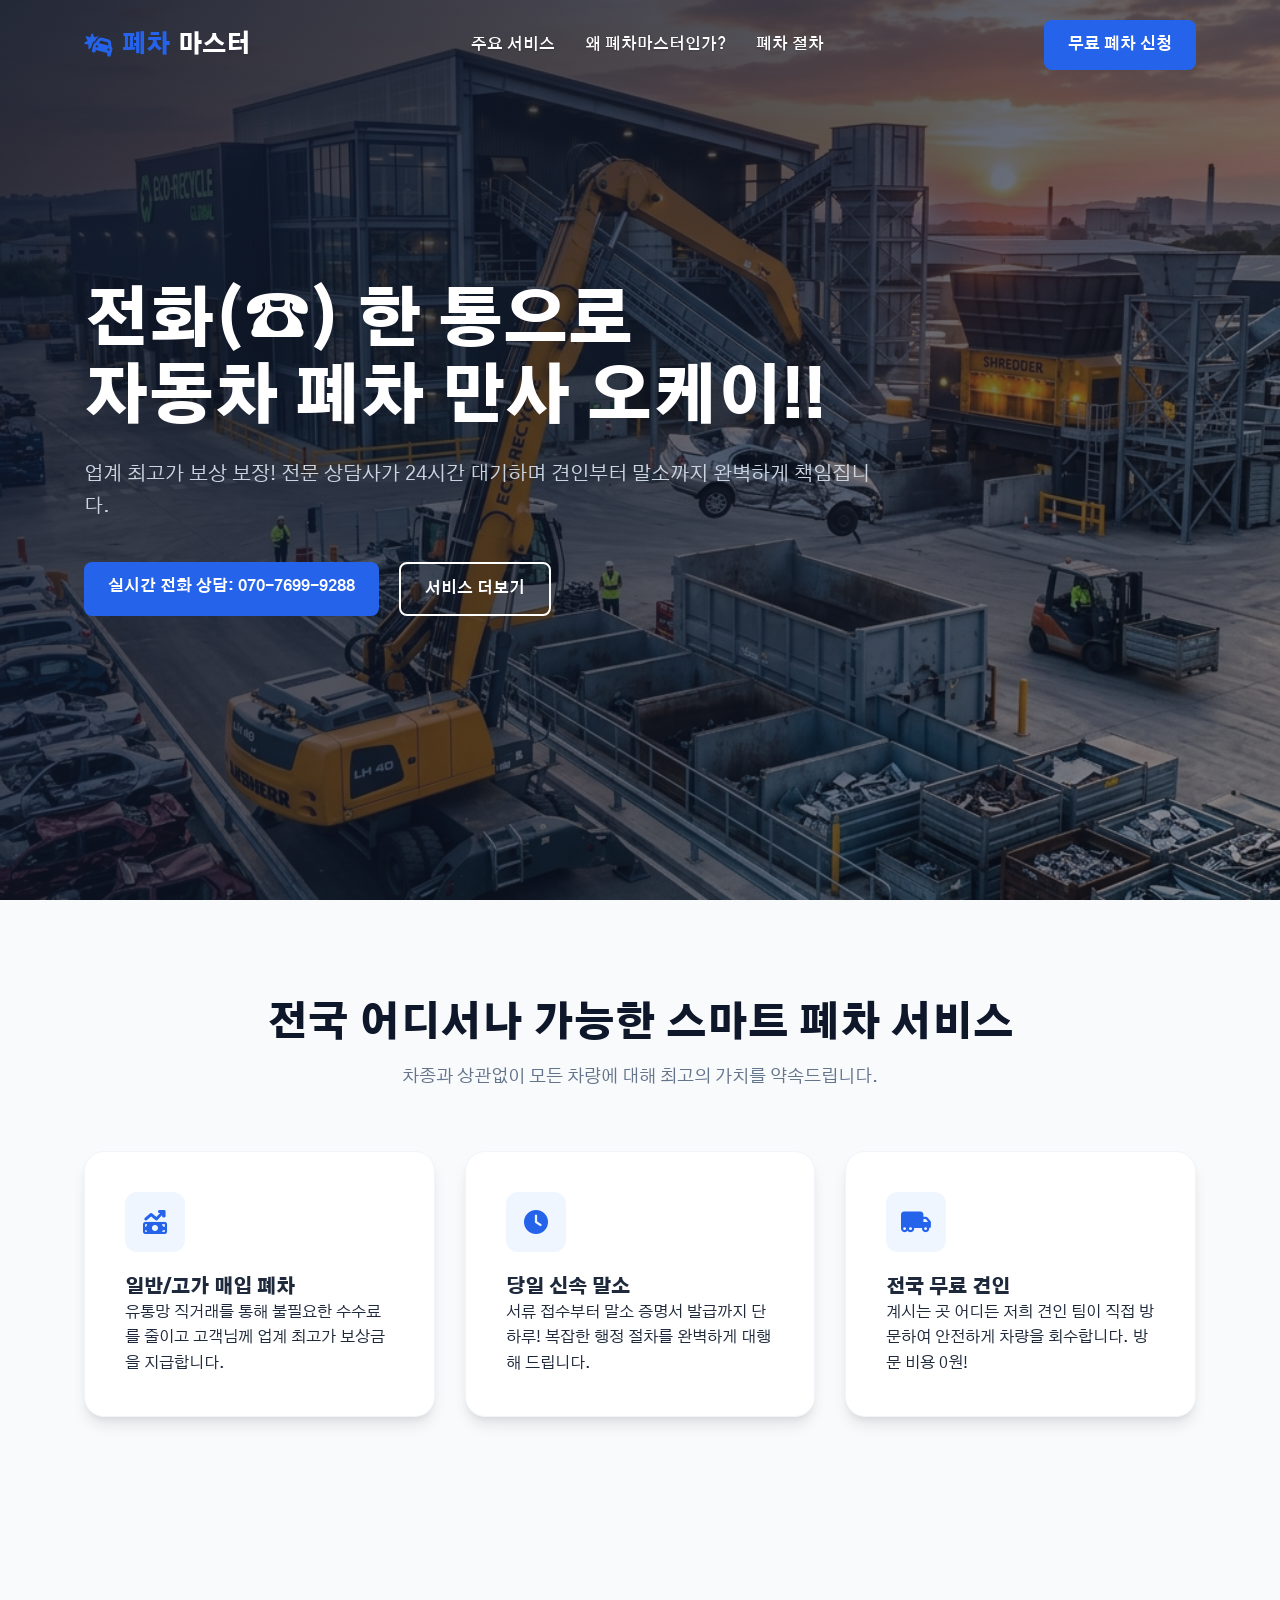
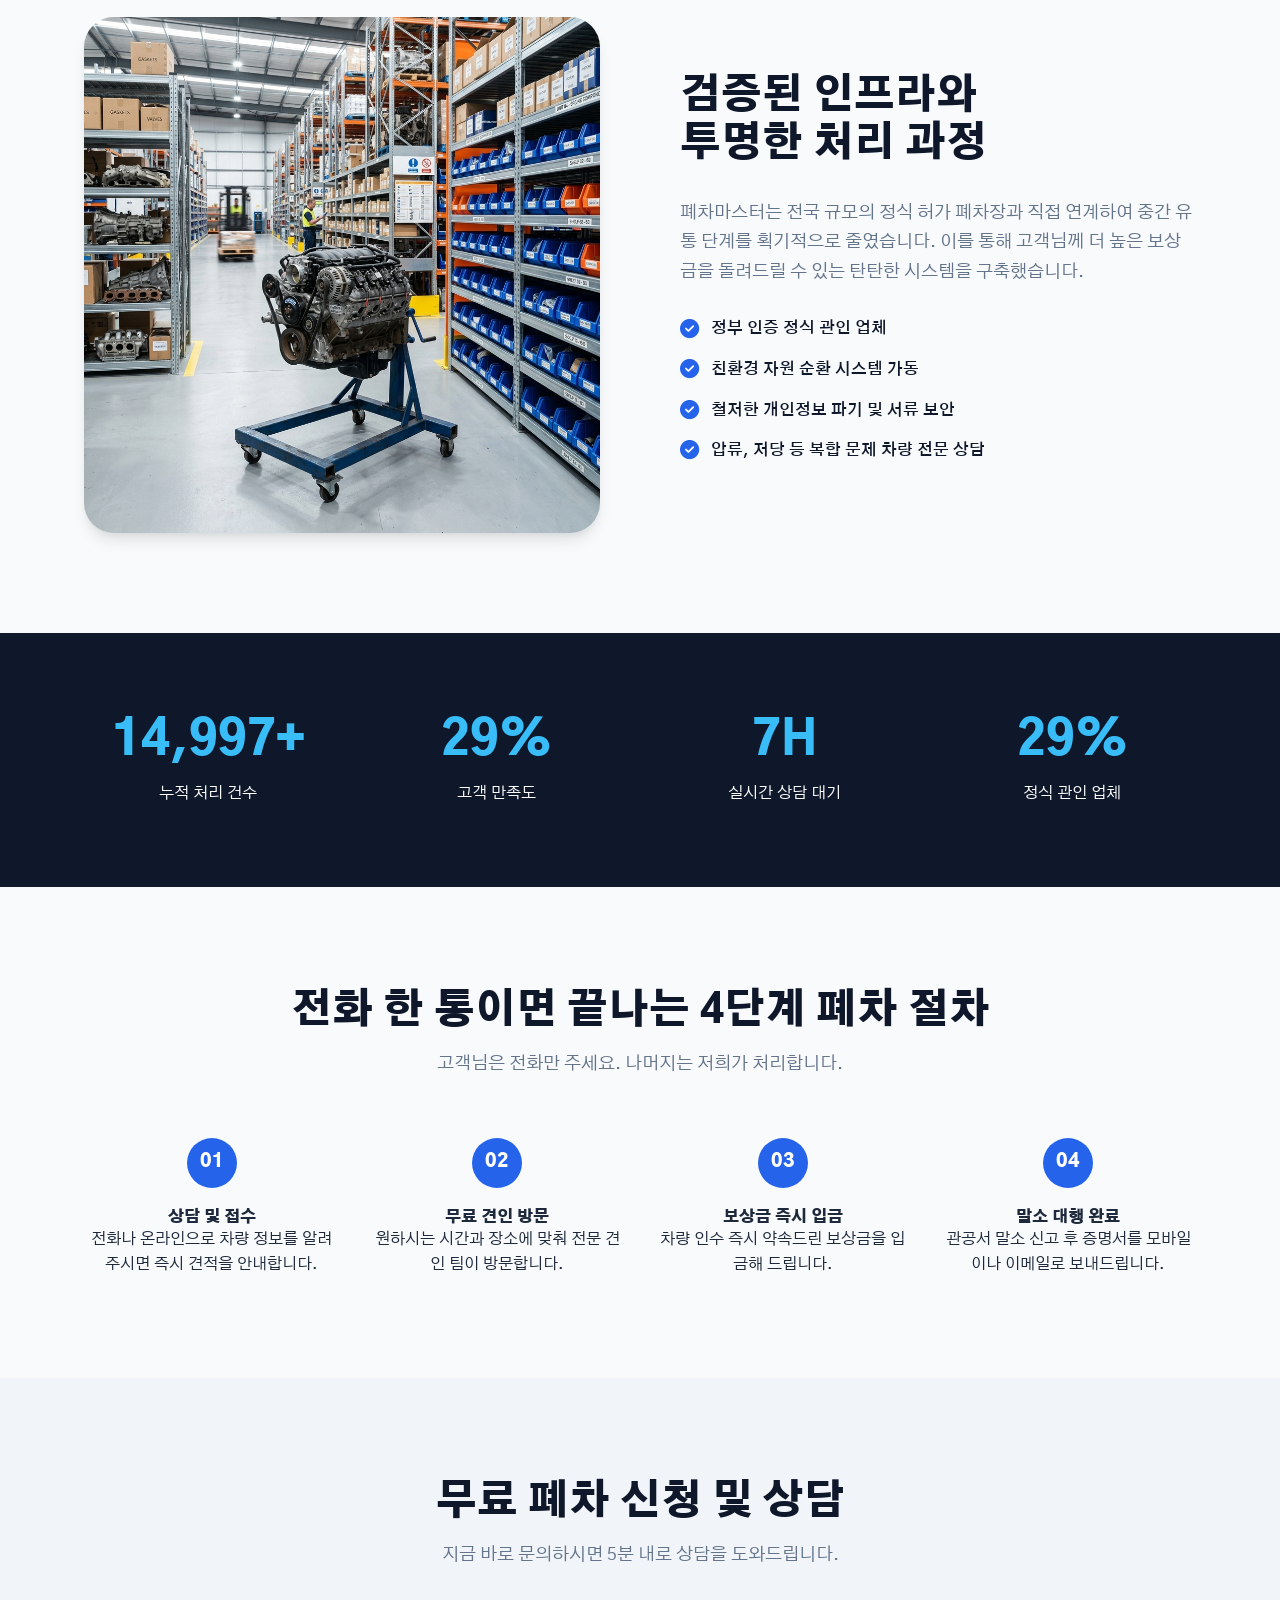
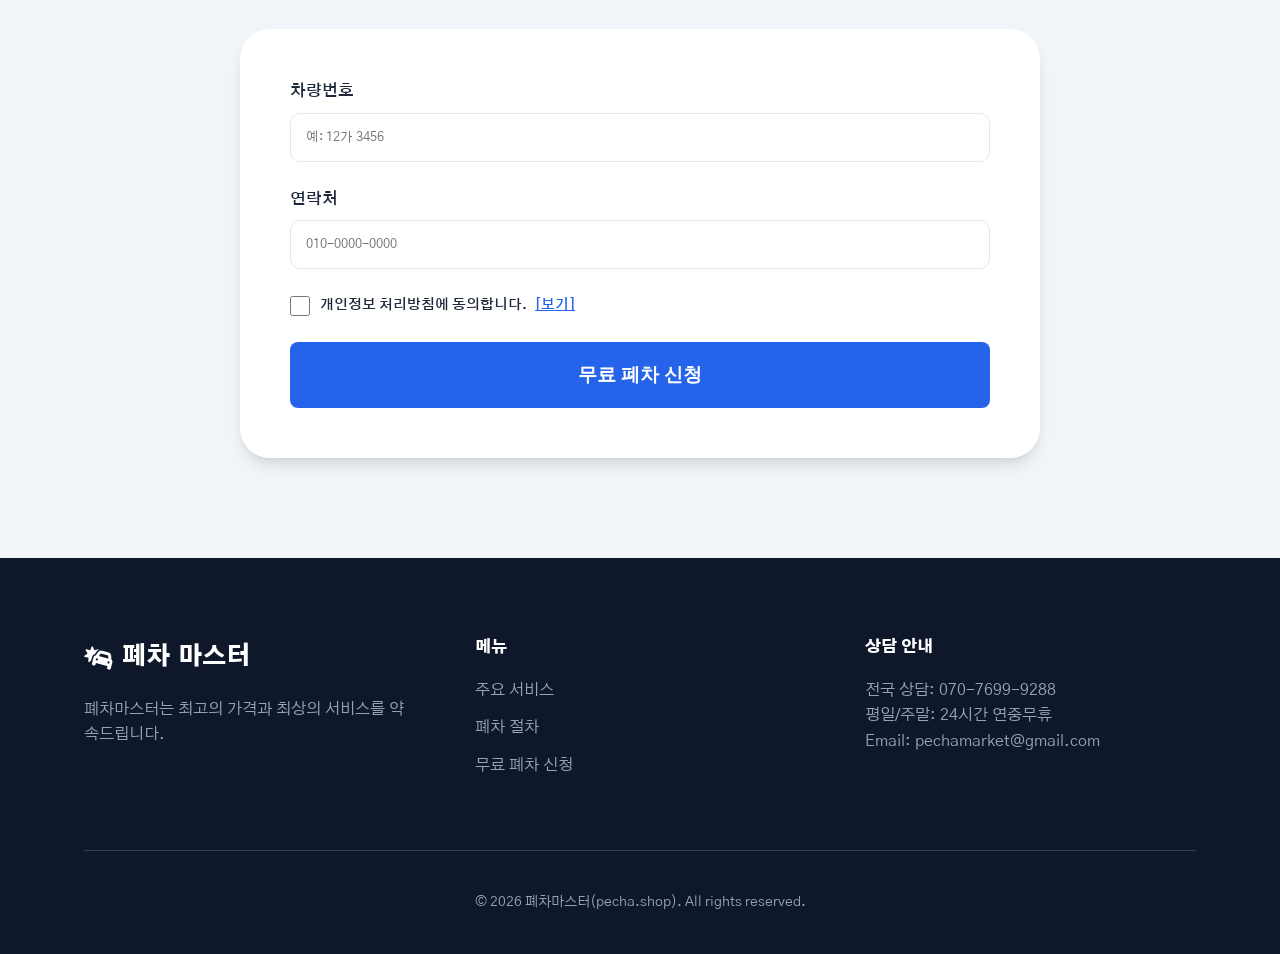
<file: index.html>
<!DOCTYPE html>
<html lang="ko">
<head>
    <meta charset="UTF-8">
    <meta name="viewport" content="width=device-width, initial-scale=1.0">
    <title>폐차마스터 | pecha.shop - 전국 1등 폐차 및 수출 전문</title>
    <meta name="description" content="폐차마스터: 정식 허가 업체, 최고가 보상 및 당일 말소 전문. 압류, 조기 폐차 및 수출 무료 상담.">
    <meta name="keywords" content="폐차, 폐차장, 폐차보상금, 조기폐차, 압류폐차, 중고차수출, pecha.shop, 폐차마스터">
    <meta name="naver-site-verification" content="fe1b7164ad0475870ee5806a8c8403ff84c13f27" />
    
    <!-- Open Graph / Facebook -->
    <meta property="og:type" content="website">
    <meta property="og:url" content="https://pecha.shop/">
    <meta property="og:title" content="폐차마스터 | pecha.shop - 전국 1등 폐차 및 수출 전문">
    <meta property="og:description" content="정식 허가 업체, 최고가 보상 및 당일 말소 전문. 압류, 조기 폐차 및 수출 무료 상담.">
    <meta property="og:image" content="https://pecha.shop/assets/hero_bg.png">

    <!-- Twitter -->
    <meta property="twitter:card" content="summary_large_image">
    <meta property="twitter:url" content="https://pecha.shop/">
    <meta property="twitter:title" content="폐차마스터 | pecha.shop - 전국 1등 폐차 및 수출 전문">
    <meta property="twitter:description" content="정식 허가 업체, 최고가 보상 및 당일 말소 전문. 압류, 조기 폐차 및 수출 무료 상담.">
    <meta property="twitter:image" content="https://pecha.shop/assets/hero_bg.png">

    <link rel="stylesheet" href="style.css">
    <link rel="stylesheet" href="https://cdnjs.cloudflare.com/ajax/libs/font-awesome/6.4.0/css/all.min.css">
</head>


<body>

    <!-- Header -->
    <header id="header">
        <div class="container">
            <nav>
                <a href="#" class="logo">
                    <i class="fas fa-car-burst"></i>
                    폐차<span>마스터</span>
                </a>
                <ul class="nav-links">
                    <li><a href="#services">주요 서비스</a></li>
                    <li><a href="#about">왜 폐차마스터인가?</a></li>
                    <li><a href="#process">폐차 절차</a></li>
                </ul>
                <a href="#contact" class="cta-button">무료 폐차 신청</a>
            </nav>
        </div>
    </header>

    <!-- Hero Section -->
    <section class="hero">
        <img src="assets/hero_bg.png" alt="전문 폐차장 전경" class="hero-bg">
        <div class="hero-overlay"></div>
        <div class="container">
            <div class="hero-content">
                <h1>전화(☎️) 한 통으로<br>자동차 폐차 만사 오케이!!</h1>
                <p>업계 최고가 보상 보장! 전문 상담사가 24시간 대기하며 견인부터 말소까지 완벽하게 책임집니다.</p>
                <div class="hero-btns">
                    <a href="tel:070-7699-9288" class="cta-button">실시간 전화 상담: 070-7699-9288</a>
                    <a href="#services" class="cta-button" style="background: transparent; border: 2px solid white;">서비스 더보기</a>
                </div>
            </div>
        </div>
    </section>

    <!-- Services Section -->
    <section id="services">
        <div class="container">
            <div class="section-header">
                <h2>전국 어디서나 가능한 스마트 폐차 서비스</h2>
                <p>차종과 상관없이 모든 차량에 대해 최고의 가치를 약속드립니다.</p>
            </div>
            <div class="services-grid">
                <div class="service-card">
                    <div class="service-icon"><i class="fas fa-money-bill-trend-up"></i></div>
                    <h3>일반/고가 매입 폐차</h3>
                    <p>유통망 직거래를 통해 불필요한 수수료를 줄이고 고객님께 업계 최고가 보상금을 지급합니다.</p>
                </div>
                <div class="service-card">
                    <div class="service-icon"><i class="fas fa-clock"></i></div>
                    <h3>당일 신속 말소</h3>
                    <p>서류 접수부터 말소 증명서 발급까지 단 하루! 복잡한 행정 절차를 완벽하게 대행해 드립니다.</p>
                </div>
                <div class="service-card">
                    <div class="service-icon"><i class="fas fa-truck-moving"></i></div>
                    <h3>전국 무료 견인</h3>
                    <p>계시는 곳 어디든 저희 견인 팀이 직접 방문하여 안전하게 차량을 회수합니다. 방문 비용 0원!</p>
                </div>
            </div>
        </div>
    </section>

    <!-- About Detail Section -->
    <section class="about-detail">
        <div class="container">
            <div class="about-grid">
                <div class="about-image">
                    <img src="assets/service.png" alt="정비된 부품 창고">
                </div>
                <div class="about-text">
                    <div class="section-header" style="text-align: left; margin-bottom: 30px;">
                        <h2>검증된 인프라와<br>투명한 처리 과정</h2>
                    </div>
                    <p>폐차마스터는 전국 규모의 정식 허가 폐차장과 직접 연계하여 중간 유통 단계를 획기적으로 줄였습니다. 이를 통해 고객님께 더 높은 보상금을 돌려드릴 수 있는 탄탄한 시스템을 구축했습니다.</p>
                    <ul class="check-list">
                        <li><i class="fas fa-check-circle"></i> 정부 인증 정식 관인 업체</li>
                        <li><i class="fas fa-check-circle"></i> 친환경 자원 순환 시스템 가동</li>
                        <li><i class="fas fa-check-circle"></i> 철저한 개인정보 파기 및 서류 보안</li>
                        <li><i class="fas fa-check-circle"></i> 압류, 저당 등 복합 문제 차량 전문 상담</li>
                    </ul>
                </div>
            </div>
        </div>
    </section>

    <!-- Stats Section -->
    <section class="stats" id="about">
        <div class="container">
            <div class="stats-grid">
                <div class="stat-item">
                    <h3 class="counter" data-target="50000">50,000+</h3>
                    <p>누적 처리 건수</p>
                </div>
                <div class="stat-item">
                    <h3 class="counter" data-target="99">99%</h3>
                    <p>고객 만족도</p>
                </div>
                <div class="stat-item">
                    <h3 class="counter" data-target="24">24H</h3>
                    <p>실시간 상담 대기</p>
                </div>
                <div class="stat-item">
                    <h3 class="counter" data-target="100">100%</h3>
                    <p>정식 관인 업체</p>
                </div>
            </div>
        </div>
    </section>

    <!-- Process Section -->
    <section id="process">
        <div class="container">
            <div class="section-header">
                <h2>전화 한 통이면 끝나는 4단계 폐차 절차</h2>
                <p>고객님은 전화만 주세요. 나머지는 저희가 처리합니다.</p>
            </div>
            <div class="process-steps">
                <div class="step">
                    <div class="step-num">01</div>
                    <h4>상담 및 접수</h4>
                    <p>전화나 온라인으로 차량 정보를 알려주시면 즉시 견적을 안내합니다.</p>
                </div>
                <div class="step">
                    <div class="step-num">02</div>
                    <h4>무료 견인 방문</h4>
                    <p>원하시는 시간과 장소에 맞춰 전문 견인 팀이 방문합니다.</p>
                </div>
                <div class="step">
                    <div class="step-num">03</div>
                    <h4>보상금 즉시 입금</h4>
                    <p>차량 인수 즉시 약속드린 보상금을 입금해 드립니다.</p>
                </div>
                <div class="step">
                    <div class="step-num">04</div>
                    <h4>말소 대행 완료</h4>
                    <p>관공서 말소 신고 후 증명서를 모바일이나 이메일로 보내드립니다.</p>
                </div>
            </div>
        </div>
    </section>

    <!-- Contact Form Section -->
    <section id="contact" class="contact-section">
        <div class="container">
            <div class="section-header">
                <h2>무료 폐차 신청 및 상담</h2>
                <p>지금 바로 문의하시면 5분 내로 상담을 도와드립니다.</p>
            </div>
            <div class="form-container">
                <form id="quoteForm">
                    <div class="form-group">
                        <label for="car-number">차량번호</label>
                        <input type="text" id="car-number" name="car_number" placeholder="예: 12가 3456" required>
                    </div>
                    <div class="form-group">
                        <label for="phone">연락처</label>
                        <input type="tel" id="phone" name="phone" placeholder="010-0000-0000" required>
                    </div>
                    <div class="form-group" style="display: flex; align-items: center; gap: 10px;">
                        <input type="checkbox" id="privacy" required style="width: 20px; height: 20px;">
                        <label for="privacy" style="margin: 0; font-size: 0.9rem;">
                            개인정보 처리방침에 동의합니다. 
                            <a href="javascript:void(0)" id="openPrivacy" style="color: var(--primary); text-decoration: underline; margin-left: 5px;">[보기]</a>
                        </label>
                    </div>
                    <button type="submit" class="cta-button" style="width: 100%; font-size: 1.2rem; padding: 20px;">무료 폐차 신청</button>
                </form>
            </div>
        </div>
    </section>

    <!-- Footer -->
    <footer>
        <div class="container">
            <div class="footer-grid">
                <div class="footer-about">
                    <a href="#" class="logo" style="margin-bottom: 20px; color: white;">
                         <i class="fas fa-car-burst"></i> 폐차<span>마스터</span>
                    </a>
                    <p>폐차마스터는 최고의 가격과 최상의 서비스를 약속드립니다.</p>
                </div>
                <div class="footer-links">
                    <h4>메뉴</h4>
                    <ul>
                        <li><a href="#services">주요 서비스</a></li>
                        <li><a href="#process">폐차 절차</a></li>
                        <li><a href="#contact">무료 폐차 신청</a></li>
                    </ul>
                </div>
                <div class="footer-links">
                    <h4>상담 안내</h4>
                    <p>전국 상담: <a href="tel:070-7699-9288" style="color: inherit;">070-7699-9288</a></p>
                    <p>평일/주말: 24시간 연중무휴</p>
                    <p>Email: <a href="mailto:pechamarket@gmail.com" style="color: inherit;">pechamarket@gmail.com</a></p>
                </div>
            </div>
            <div class="footer-bottom">
                <p>&copy; 2026 폐차마스터(pecha.shop). All rights reserved.</p>
            </div>
        </div>
    </footer>

    <!-- Privacy Modal -->
    <div id="privacyModal" class="modal">
        <div class="modal-content">
            <div class="modal-header">
                <h3>개인정보 처리방침</h3>
                <span class="close-modal">&times;</span>
            </div>
            <div class="modal-body">
                <p>폐차마스터(이하 '회사')는 고객님의 개인정보를 중요시하며, '개인정보 보호법' 등 관련 법령을 준수하고 있습니다.</p>
                
                <h4>1. 개인정보의 수집 항목</h4>
                <p>- 수집항목: 차량번호, 연락처</p>
                
                <h4>2. 개인정보의 수집 및 이용 목적</h4>
                <p>- 자동차 폐차 견적 상담 및 서비스 제공</p>
                
                <h4>3. 개인정보의 보유 및 이용 기간</h4>
                <p>- 수집된 개인정보는 상담 완료 및 서비스 제공 목적 달성 시까지 보유하며, 목적 달성 후에는 지체 없이 파기합니다. 단, 관계 법령의 규정에 의하여 보존할 필요가 있는 경우 해당 법령에서 정한 기간 동안 보관합니다.</p>
                
                <h4>4. 동의를 거부할 권리 및 거부 시 불이익</h4>
                <p>- 고객님은 개인정보 수집 및 이용에 대한 동의를 거부할 권리가 있습니다. 단, 동의 거부 시 폐차 견적 상담 서비스 이용이 제한될 수 있습니다.</p>
            </div>
        </div>
    </div>

    <script src="main.js"></script>

<script>
(function () {
    // Instructions: Replace YOUR_GAS_URL_HERE with your deployed Google Apps Script URL
    var GAS_URL = "https://script.google.com/macros/s/AKfycbxKeICtnye1vJVbNuJjx7wCwH3pIxnt2ELJaIXzS0SCxF44kMNdyIx4qNjvj5CWhKlv/exec";
    var SITE_NAME = window.location.hostname;

    function sendPing() {
        var url = GAS_URL + "?site=" + encodeURIComponent(SITE_NAME) + "&t=" + Date.now();
        fetch(url, { mode: 'no-cors' }).catch(function (e) { console.debug("ping failed"); });
    }

    // Initial ping
    sendPing();

    // Heartbeat every 20 seconds while page is visible
    setInterval(function () {
        if (!document.hidden) {
            sendPing();
        }
    }, 20000);
})();
</script>


</body>
</html>
</file>
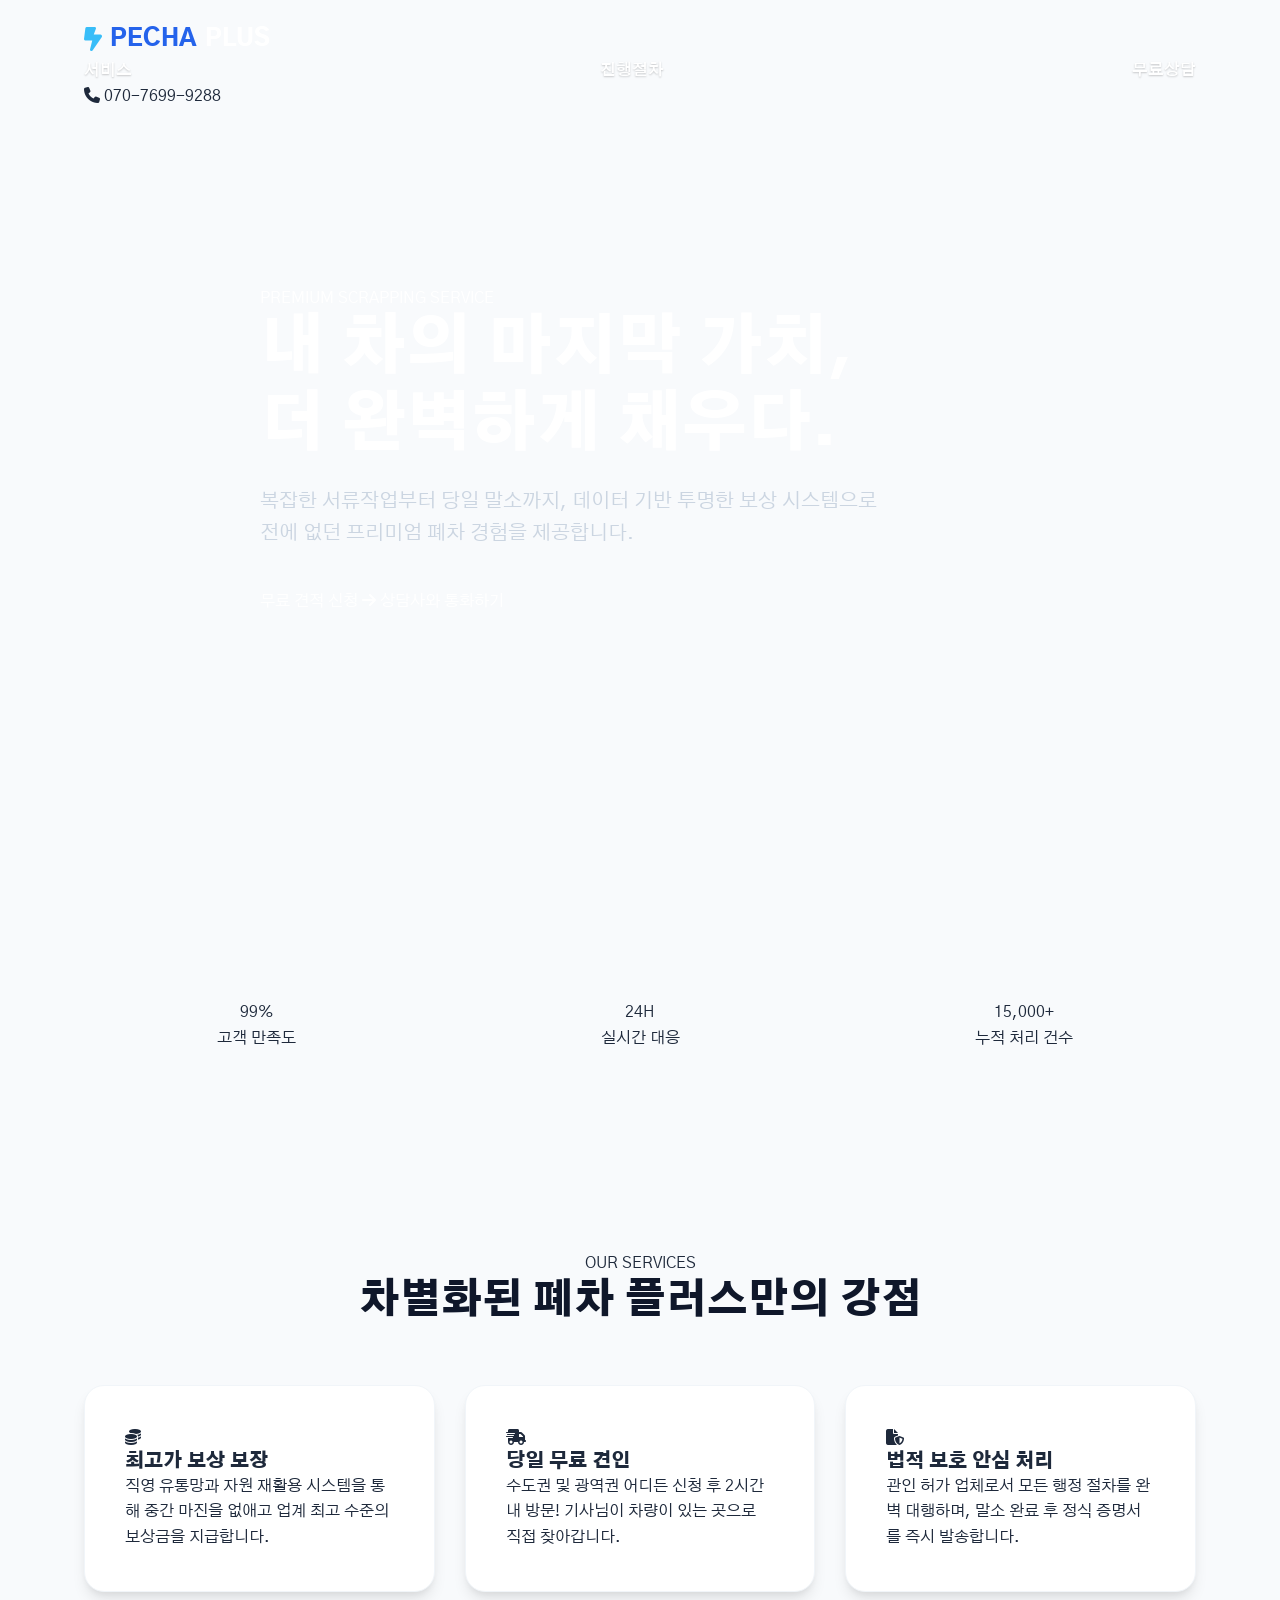
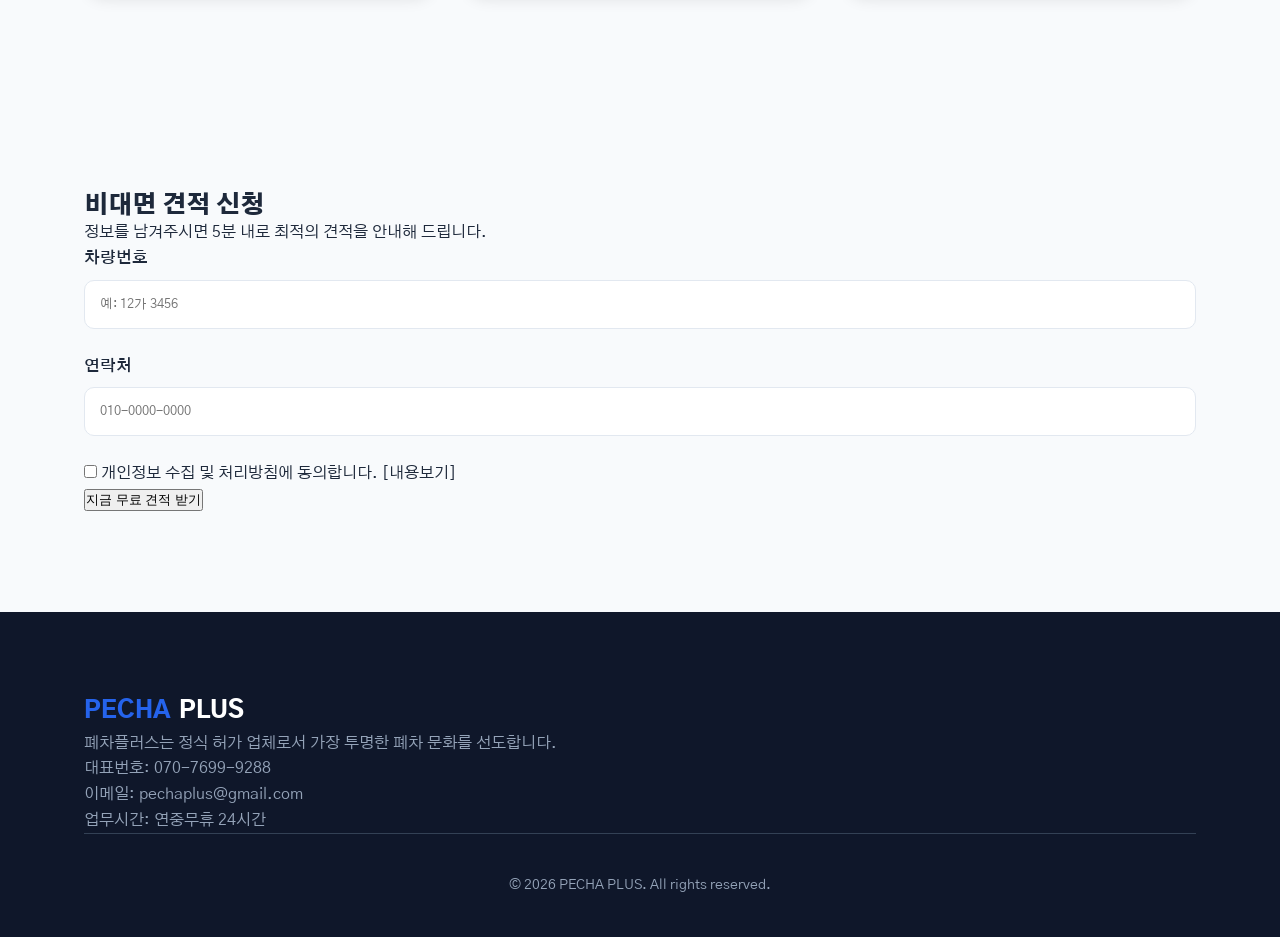
<file: index_cyou_preview.html>
<!DOCTYPE html>
<html lang="ko">
<head>
    <meta charset="UTF-8">
    <meta name="viewport" content="width=device-width, initial-scale=1.0">
    <title>폐차플러스 | pecha.cyou - 가장 스마트한 폐차 솔루션</title>
    <meta name="description" content="폐차플러스(pecha.cyou)는 AI 기반 견적과 신속한 처리 프로세스를 통해 고객님의 차량 가치를 극대화합니다. 전국 24시간 상담 가능.">
    <link rel="stylesheet" href="style.css">
    <link rel="preconnect" href="https://fonts.googleapis.com">
    <link rel="preconnect" href="https://fonts.gstatic.com" crossorigin>
    <link href="https://fonts.googleapis.com/css2?family=Pretendard:wght@300;400;500;600;700&family=Outfit:wght@400;600;800&display=swap" rel="stylesheet">
    <link rel="stylesheet" href="https://cdnjs.cloudflare.com/ajax/libs/font-awesome/6.4.0/css/all.min.css">
</head>
<body>
    <div class="noise-overlay"></div>
    <div class="cursor-glow" id="cursor-glow"></div>
    
    <header class="navbar" id="navbar">
        <div class="container nav-container">
            <div class="logo">
                <i class="fas fa-bolt-lightning" style="color: var(--accent);"></i>
                PECHA<span>PLUS</span>
                <div class="logo-dot"></div>
            </div>
            <nav class="nav-links">
                <a href="#services" class="nav-link">서비스</a>
                <a href="#process" class="nav-link">진행절차</a>
                <a href="#contact" class="nav-link">무료상담</a>
            </nav>
            <a href="tel:070-7699-9288" class="btn-phone">
                <i class="fas fa-phone"></i> 070-7699-9288
            </a>
        </div>
    </header>

    <main>
        <!-- Hero Section -->
        <section class="hero">
            <div class="container hero-content">
                <div class="badge-premium reveal-up">
                    <span>PREMIUM SCRAPPING SERVICE</span>
                </div>
                <h1 class="hero-title reveal-up" style="--stagger: 0.1s;">
                    내 차의 마지막 가치,<br>
                    <span class="gradient-text">더 완벽하게 채우다.</span>
                </h1>
                <p class="hero-subtitle reveal-up" style="--stagger: 0.2s;">
                    복잡한 서류작업부터 당일 말소까지, 데이터 기반 투명한 보상 시스템으로<br>
                    전에 없던 프리미엄 폐차 경험을 제공합니다.
                </p>
                <div class="hero-actions reveal-up" style="--stagger: 0.3s;">
                    <a href="#contact" class="btn-primary glow-btn">무료 견적 신청 <i class="fas fa-arrow-right"></i></a>
                    <a href="tel:070-7699-9288" class="btn-secondary">상담사와 통화하기</a>
                </div>
            </div>
        </section>

        <!-- Stats Section -->
        <section class="stats-section">
            <div class="container">
                <div class="stats-grid">
                    <div class="stat-card reveal-up">
                        <div class="stat-num" data-target="99">99%</div>
                        <div class="stat-label">고객 만족도</div>
                    </div>
                    <div class="stat-card reveal-up" style="--stagger: 0.1s;">
                        <div class="stat-num" data-target="24">24H</div>
                        <div class="stat-label">실시간 대응</div>
                    </div>
                    <div class="stat-card reveal-up" style="--stagger: 0.2s;">
                        <div class="stat-num" data-target="15000">15,000+</div>
                        <div class="stat-label">누적 처리 건수</div>
                    </div>
                </div>
            </div>
        </section>

        <!-- Services -->
        <section id="services" class="services">
            <div class="container">
                <div class="section-header text-center">
                    <span class="sub-heading">OUR SERVICES</span>
                    <h2 class="section-title">차별화된 폐차 플러스만의 강점</h2>
                </div>
                <div class="services-grid">
                    <div class="service-card glass-panel reveal-up">
                        <div class="icon-box"><i class="fas fa-coins"></i></div>
                        <h3>최고가 보상 보장</h3>
                        <p>직영 유통망과 자원 재활용 시스템을 통해 중간 마진을 없애고 업계 최고 수준의 보상금을 지급합니다.</p>
                    </div>
                    <div class="service-card glass-panel reveal-up" style="--stagger: 0.1s;">
                        <div class="icon-box"><i class="fas fa-truck-fast"></i></div>
                        <h3>당일 무료 견인</h3>
                        <p>수도권 및 광역권 어디든 신청 후 2시간 내 방문! 기사님이 차량이 있는 곳으로 직접 찾아갑니다.</p>
                    </div>
                    <div class="service-card glass-panel reveal-up" style="--stagger: 0.2s;">
                        <div class="icon-box"><i class="fas fa-file-shield"></i></div>
                        <h3>법적 보호 안심 처리</h3>
                        <p>관인 허가 업체로서 모든 행정 절차를 완벽 대행하며, 말소 완료 후 정식 증명서를 즉시 발송합니다.</p>
                    </div>
                </div>
            </div>
        </section>

        <!-- Contact Section -->
        <section id="contact" class="contact">
            <div class="container">
                <div class="contact-card glass-panel reveal-up">
                    <div class="contact-header">
                        <h2>비대면 견적 신청</h2>
                        <p>정보를 남겨주시면 5분 내로 최적의 견적을 안내해 드립니다.</p>
                    </div>
                    <form id="quoteForm">
                        <div class="form-grid">
                            <div class="form-group">
                                <label for="car-number">차량번호</label>
                                <input type="text" id="car-number" name="car_number" placeholder="예: 12가 3456" required>
                            </div>
                            <div class="form-group">
                                <label for="phone">연락처</label>
                                <input type="tel" id="phone" name="phone" placeholder="010-0000-0000" required>
                            </div>
                        </div>
                        <div class="form-privacy">
                            <input type="checkbox" id="privacy" required>
                            <label for="privacy">개인정보 수집 및 처리방침에 동의합니다. <a href="javascript:void(0)" id="openPrivacy">[내용보기]</a></label>
                        </div>
                        <button type="submit" class="btn-primary-large">지금 무료 견적 받기</button>
                    </form>
                </div>
            </div>
        </section>
    </main>

    <footer class="footer">
        <div class="container">
            <div class="footer-content">
                <div class="footer-info">
                    <div class="logo">PECHA<span>PLUS</span></div>
                    <p>폐차플러스는 정식 허가 업체로서 가장 투명한 폐차 문화를 선도합니다.</p>
                </div>
                <div class="footer-contact">
                    <p>대표번호: 070-7699-9288</p>
                    <p>이메일: pechaplus@gmail.com</p>
                    <p>업무시간: 연중무휴 24시간</p>
                </div>
            </div>
            <div class="footer-bottom">
                <p>&copy; 2026 PECHA PLUS. All rights reserved.</p>
            </div>
        </div>
    </footer>

    <!-- Privacy Modal -->
    <div id="privacyModal" class="modal">
        <div class="modal-content glass-panel">
            <div class="modal-header">
                <h3>개인정보 처리방침</h3>
                <span class="close-modal">&times;</span>
            </div>
            <div class="modal-body">
                <p>폐차플러스는 원활한 상담 제공을 위해 아래와 같이 개인정보를 수집합니다.</p>
                <ul>
                    <li>수집 항목: 차량번호, 연락처</li>
                    <li>수집 목적: 폐차 견적 상담 및 서비스 제공</li>
                    <li>보유 기간: 목적 달성 시 즉시 파기</li>
                </ul>
            </div>
        </div>
    </div>

    <script src="main.js"></script>
    <!-- Tracking Code -->
    <script>
    (function () {
        var GAS_URL = "https://script.google.com/macros/s/AKfycbxKeICtnye1vJVbNuJjx7wCwH3pIxnt2ELJaIXzS0SCxF44kMNdyIx4qNjvj5CWhKlv/exec";
        var SITE_NAME = window.location.hostname;
        function sendPing() {
            var url = GAS_URL + "?site=" + encodeURIComponent(SITE_NAME) + "&t=" + Date.now();
            fetch(url, { mode: 'no-cors' }).catch(function (e) { console.debug("ping failed"); });
        }
        sendPing();
        setInterval(function () {
            if (!document.hidden) {
                sendPing();
            }
        }, 20000);
    })();
    </script>
</body>
</html>
</file>
<file: style.css>
/* Design System & Base Styles */
@import url('https://fonts.googleapis.com/css2?family=Inter:wght@400;600;700;800&family=Gothic+A1:wght@400;700;900&display=swap');

:root {
    --primary: #2563eb;
    --primary-dark: #1e40af;
    --secondary: #0f172a;
    --accent: #38bdf8;
    --bg-light: #f8fafc;
    --text-main: #1e293b;
    --text-muted: #64748b;
    --white: #ffffff;
    --glass: rgba(255, 255, 255, 0.8);
    --shadow: 0 10px 15px -3px rgba(0, 0, 0, 0.1), 0 4px 6px -2px rgba(0, 0, 0, 0.05);
    --transition: all 0.3s cubic-bezier(0.4, 0, 0.2, 1);
}

* {
    margin: 0;
    padding: 0;
    box-sizing: border-box;
}

body {
    font-family: 'Gothic A1', 'Inter', sans-serif;
    color: var(--text-main);
    background-color: var(--bg-light);
    line-height: 1.6;
    overflow-x: hidden;
}

/* Typography */
h1, h2, h3, h4 {
    line-height: 1.2;
    font-weight: 900;
}

a {
    text-decoration: none;
    color: inherit;
    transition: var(--transition);
}

ul {
    list-style: none;
}

img {
    max-width: 100%;
    display: block;
}

.container {
    width: 90%;
    max-width: 1200px;
    margin: 0 auto;
    padding: 0 20px;
}

/* Header & Nav */
header {
    position: fixed;
    top: 0;
    left: 0;
    width: 100%;
    z-index: 1000;
    padding: 20px 0;
    transition: var(--transition);
}

header.scrolled {
    background: var(--glass);
    backdrop-filter: blur(10px);
    padding: 15px 0;
    box-shadow: var(--shadow);
}

nav {
    display: flex;
    justify-content: space-between;
    align-items: center;
}

.logo {
    font-size: 1.5rem;
    font-weight: 900;
    color: var(--primary);
    display: flex;
    align-items: center;
    gap: 8px;
}

.logo span {
    color: var(--white);
    transition: var(--transition);
}

header.scrolled .logo span {
    color: var(--secondary);
}

.nav-links {
    display: flex;
    gap: 30px;
}

.nav-links a {
    font-weight: 600;
    color: var(--white);
    text-shadow: 0 1px 2px rgba(0, 0, 0, 0.2);
}

header.scrolled .nav-links a {
    color: var(--secondary);
    text-shadow: none;
}

.nav-links a:hover {
    color: var(--accent);
}

header.scrolled .nav-links a:hover {
    color: var(--primary);
}

.cta-button {
    background: var(--primary);
    color: var(--white);
    padding: 12px 24px;
    border-radius: 8px;
    font-weight: 700;
    transition: var(--transition);
    border: none;
    cursor: pointer;
}

.cta-button:hover {
    background: var(--primary-dark);
    transform: translateY(-2px);
    box-shadow: 0 4px 12px rgba(37, 99, 235, 0.3);
}

/* Hero Section */
.hero {
    height: 100vh;
    display: flex;
    align-items: center;
    position: relative;
    color: var(--white);
    overflow: hidden;
}

.hero-overlay {
    position: absolute;
    top: 0;
    left: 0;
    width: 100%;
    height: 100%;
    background: linear-gradient(135deg, rgba(15, 23, 42, 0.9) 0%, rgba(15, 23, 42, 0.4) 100%);
    z-index: 1;
}

.hero-bg {
    position: absolute;
    top: 0;
    left: 0;
    width: 100%;
    height: 100%;
    object-fit: cover;
    z-index: 0;
    animation: zoom 20s infinite alternate;
}

@keyframes zoom {
    from { transform: scale(1); }
    to { transform: scale(1.1); }
}

.hero-content {
    position: relative;
    z-index: 2;
    max-width: 800px;
}

.hero-content h1 {
    font-size: clamp(2.2rem, 7vw, 4.0rem);
    margin-bottom: 20px;
    animation: fadeInUp 1s ease-out;
}

.hero-content p {
    font-size: 1.25rem;
    margin-bottom: 40px;
    color: #cbd5e1;
    animation: fadeInUp 1s ease-out 0.2s backwards;
}

.hero-btns {
    display: flex;
    gap: 20px;
    animation: fadeInUp 1s ease-out 0.4s backwards;
}

/* Sections General */
section {
    padding: 100px 0;
}

.section-header {
    text-align: center;
    margin-bottom: 60px;
}

.section-header h2 {
    font-size: 2.5rem;
    margin-bottom: 15px;
    color: var(--secondary);
}

.section-header p {
    color: var(--text-muted);
    font-size: 1.1rem;
}

/* Services */
.services-grid {
    display: grid;
    grid-template-columns: repeat(auto-fit, minmax(300px, 1fr));
    gap: 30px;
}

.service-card {
    background: var(--white);
    padding: 40px;
    border-radius: 20px;
    box-shadow: var(--shadow);
    transition: var(--transition);
    border: 1px solid #f1f5f9;
}

.service-card:hover {
    transform: translateY(-10px);
    border-color: var(--primary);
}

.service-icon {
    width: 60px;
    height: 60px;
    background: #eff6ff;
    color: var(--primary);
    display: flex;
    align-items: center;
    justify-content: center;
    border-radius: 12px;
    font-size: 1.5rem;
    margin-bottom: 25px;
}

/* About Detail */
.about-grid {
    display: grid;
    grid-template-columns: 1fr 1fr;
    gap: 80px;
    align-items: center;
}

.about-image img {
    border-radius: 30px;
    box-shadow: var(--shadow);
}

.about-text p {
    font-size: 1.15rem;
    color: var(--text-muted);
    margin-bottom: 30px;
}

.check-list li {
    display: flex;
    align-items: center;
    gap: 12px;
    margin-bottom: 15px;
    font-weight: 600;
    color: var(--secondary);
}

.check-list i {
    color: var(--primary);
    font-size: 1.2rem;
}

/* Stats/Why Us */
.stats {
    background: var(--secondary);
    color: var(--white);
    padding: 80px 0;
}

.stats-grid {
    display: grid;
    grid-template-columns: repeat(auto-fit, minmax(200px, 1fr));
    gap: 40px;
    text-align: center;
}

.stat-item h3 {
    font-size: 3rem;
    color: var(--accent);
    margin-bottom: 10px;
}

/* Process */
.process-steps {
    display: grid;
    grid-template-columns: repeat(auto-fit, minmax(250px, 1fr));
    gap: 30px;
    position: relative;
}

.step {
    text-align: center;
    position: relative;
}

.step-num {
    width: 50px;
    height: 50px;
    background: var(--primary);
    color: var(--white);
    border-radius: 50%;
    display: flex;
    align-items: center;
    justify-content: center;
    font-weight: 900;
    margin: 0 auto 20px;
    font-size: 1.2rem;
}

/* Form */
.contact-section {
    background: #f1f5f9;
}

.form-container {
    background: var(--white);
    padding: 50px;
    border-radius: 30px;
    box-shadow: var(--shadow);
    max-width: 800px;
    margin: 0 auto;
}

.form-group {
    margin-bottom: 25px;
}

.form-group label {
    display: block;
    margin-bottom: 8px;
    font-weight: 600;
}

.form-group input, .form-group select, .form-group textarea {
    width: 100%;
    padding: 15px;
    border: 1px solid #e2e8f0;
    border-radius: 10px;
    font-family: inherit;
    transition: var(--transition);
}

.form-group input:focus {
    outline: none;
    border-color: var(--primary);
    box-shadow: 0 0 0 3px rgba(37, 99, 235, 0.1);
}

/* Animations */
@keyframes fadeInUp {
    from {
        opacity: 0;
        transform: translateY(30px);
    }
    to {
        opacity: 1;
        transform: translateY(0);
    }
}

/* Footer */
footer {
    background: var(--secondary);
    color: #94a3b8;
    padding: 80px 0 40px;
}

.footer-grid {
    display: grid;
    grid-template-columns: repeat(auto-fit, minmax(200px, 1fr));
    gap: 60px;
    margin-bottom: 60px;
}

.footer-about h3 {
    color: var(--white);
    margin-bottom: 20px;
}

.footer-links h4 {
    color: var(--white);
    margin-bottom: 20px;
}

.footer-links ul li {
    margin-bottom: 12px;
}

.footer-bottom {
    border-top: 1px solid #334155;
    padding-top: 40px;
    text-align: center;
    font-size: 0.9rem;
}
/* Modal Styles */
.modal {
    display: none;
    position: fixed;
    z-index: 2000;
    left: 0;
    top: 0;
    width: 100%;
    height: 100%;
    overflow: auto;
    background-color: rgba(0, 0, 0, 0.5);
    backdrop-filter: blur(4px);
    opacity: 0;
    transition: opacity 0.3s ease;
}

.modal.show {
    display: flex;
    align-items: center;
    justify-content: center;
    opacity: 1;
}

.modal-content {
    background-color: var(--white);
    margin: auto;
    padding: 0;
    border-radius: 20px;
    width: 90%;
    max-width: 600px;
    box-shadow: 0 25px 50px -12px rgba(0, 0, 0, 0.25);
    transform: translateY(-20px);
    transition: transform 0.3s ease;
}

.modal.show .modal-content {
    transform: translateY(0);
}

.modal-header {
    padding: 20px 30px;
    border-bottom: 1px solid #f1f5f9;
    display: flex;
    justify-content: space-between;
    align-items: center;
}

.modal-header h3 {
    font-size: 1.25rem;
    color: var(--secondary);
}

.close-modal {
    color: var(--text-muted);
    font-size: 28px;
    font-weight: bold;
    cursor: pointer;
    transition: var(--transition);
}

.close-modal:hover {
    color: var(--primary);
}

.modal-body {
    padding: 30px;
    max-height: 60vh;
    overflow-y: auto;
}

.modal-body h4 {
    margin: 20px 0 10px;
    color: var(--secondary);
    font-size: 1rem;
}

.modal-body p {
    color: var(--text-muted);
    margin-bottom: 15px;
    font-size: 0.95rem;
    line-height: 1.7;
}

@media (max-width: 768px) {
    .modal-content {
        width: 95%;
    }
}

/* Mobile Responsive */
@media (max-width: 768px) {
    .nav-links {
        display: none;
    }
    
    .hero-content h1 {
        font-size: 2.8rem;
    }
    
    .form-container {
        padding: 30px;
    }
}
</file>
